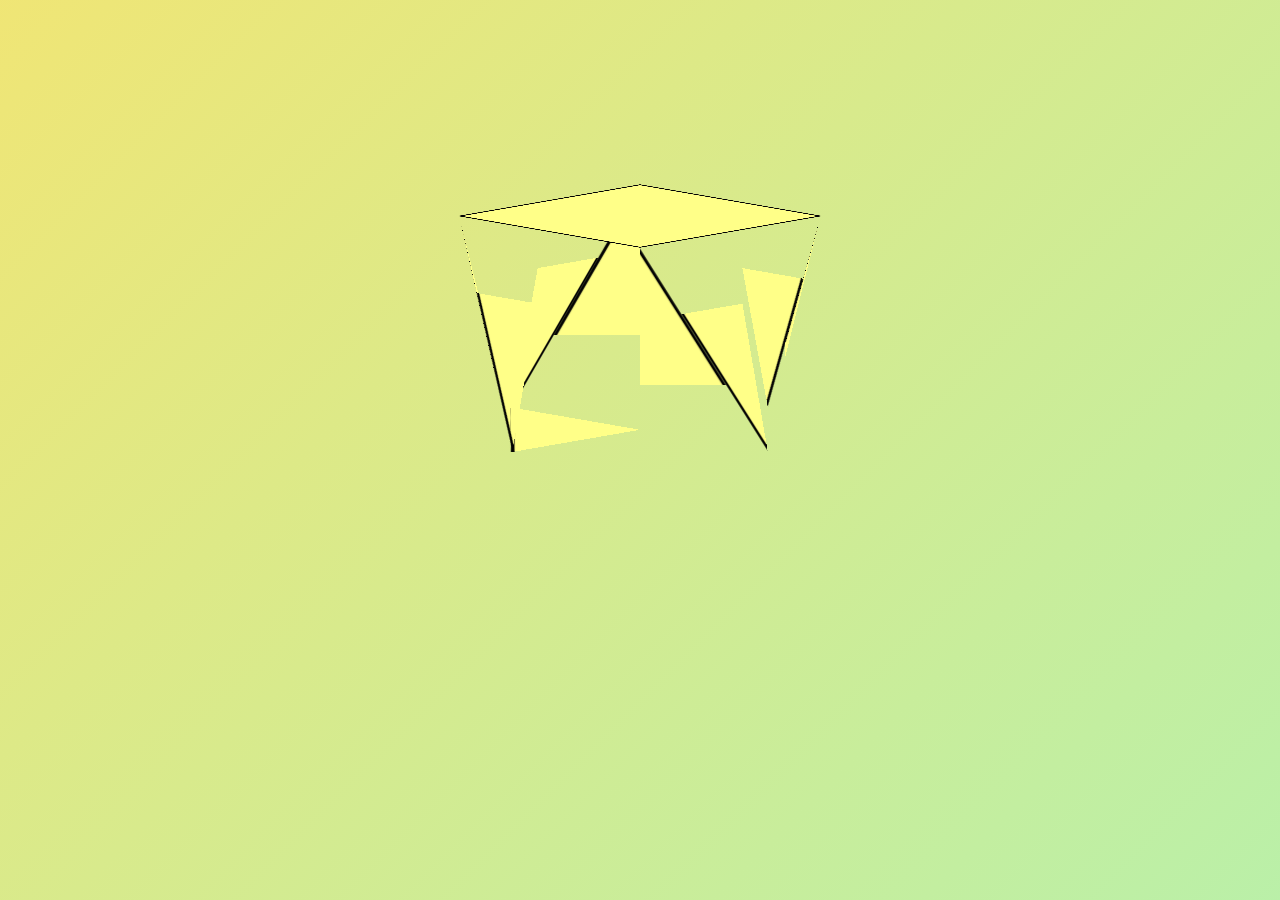
<file: antiprism.html>
<!DOCTYPE html>
<title>Geometric</title>
<meta charset=utf-8>
<meta name=viewport content="width=device-width, initial-scale=1.0">
<script src='common.js'></script>
<link rel=stylesheet href='common.css'>

<figure>
    <div>
        <svg><polygon/></svg>
    </div>
    <div>
        <svg><polygon/></svg>
    </div>
</figure>
<style>
figure,div,svg {
    --diameter:20em;--stroke:0.02;
    width:var(--diameter);height:var(--diameter);
    transform-style:preserve-3d;
}
figure {
    position:relative;
    transform:rotateX(80deg);
    animation:rotating 10s linear infinite;
    text-align:left;
}
@keyframes rotating {
    to {transform:rotateX(80deg) rotateZ(360deg);}
}
div {
    position:absolute;
}
div:last-child {
    transform:translateZ(calc(var(--extend)*var(--diameter)/-2)) rotate(var(--r)) rotateY(180deg);
}
svg {
    overflow:visible;
    position:absolute;
    fill:rgb(255, 255, 136);
    --stroke-percent:calc(100%*var(--stroke));
    stroke-width:var(--stroke);stroke:black;
}
[class='3-gon'] {
    width:calc(var(--diameter)*var(--ratio));
    height:calc(var(--diameter)*var(--ratio));
    left:calc((var(--l)/2 + .5)*100% - var(--diameter)*var(--ratio)/4);
    top:calc((var(--t)/2 + .5)*100% - var(--diameter)*var(--ratio)/2);
    transform-origin:25% 50%;
    transform:rotate(var(--r)) rotateY(var(--slant));
}
</style>
<script rel='figure'>
class Gon {
    constructor(n) {
        this.n=n;
        this.stroke=parseFloat(getComputedStyle(document.querySelector(document.currentScript.getAttribute('rel'))).getPropertyValue('--stroke'));
    }
    static points(n) {
        let points='';
        for (let i=0;i<=n-1;i++)
            points+=Math.cos(2*Math.PI/n*i)+','+Math.sin(2*Math.PI/n*i)+' ';
        document.querySelectorAll(`[class="${n}-gon"] polygon`).forEach(gon=>{
            gon.setAttribute('points',points);
            gon.setAttribute('style','--c:'+Math.random()*360); 
        });
    }
    halfAngle()  {return (this.n-2)/this.n/2*Math.PI;}
    get normal() {return Math.sin(this.halfAngle())+this.stroke/2;}
    get side()   {return this.normal/Math.tan(this.halfAngle())*2;}
    get strokedRadius() {return this.normal/Math.sin(this.halfAngle());}
    get height() {return this.strokedRadius*(1+Math.cos(2*Math.PI/this.n/2));}
}
class Antiprism {
    constructor(n) {
        let svg=document.querySelector('svg');
        document.querySelectorAll('svg:first-child').forEach(svg=>svg.setAttribute('class',n+'-gon'));
        document.querySelectorAll('div').forEach(div=>{
            for (let i=0;i<=n-1;i++) {
                let tri=svg.cloneNode(true);
                tri.setAttribute('class','3-gon');
                tri.setAttribute('style','\
                --l:'+(Math.cos(2*Math.PI/n*i)+Math.cos(2*Math.PI/n*(i+1)))/2+';\
                --t:'+(Math.sin(2*Math.PI/n*i)+Math.sin(2*Math.PI/n*(i+1)))/2+';\
                --r:'+(2*Math.PI/n*i+Math.PI/n)+'rad');
                div.appendChild(tri);
            }
        });
        document.querySelector('div:last-child').setAttribute('style','--r:'+(n%2==0? 2*Math.PI/n/2:0)+'rad');
        Gon.points(n);Gon.points(3);
    }
}
n=4;
let anti=new Antiprism(n);
document.querySelectorAll('svg').forEach(svg=>svg.setAttribute('viewBox','-1,-1 2,2'));

let gon=new Gon(n);let tri=new Gon(3);
document.querySelector('figure').setAttribute('style','--ratio:'+gon.side/tri.side+';\
--slant:'+Math.acos((gon.strokedRadius-gon.normal)/(tri.height*gon.side/tri.side))+'rad;\
--extend:'+Math.sqrt(Math.pow(tri.height*gon.side/tri.side,2)-Math.pow(gon.strokedRadius-gon.normal,2)));
</script>
</file>
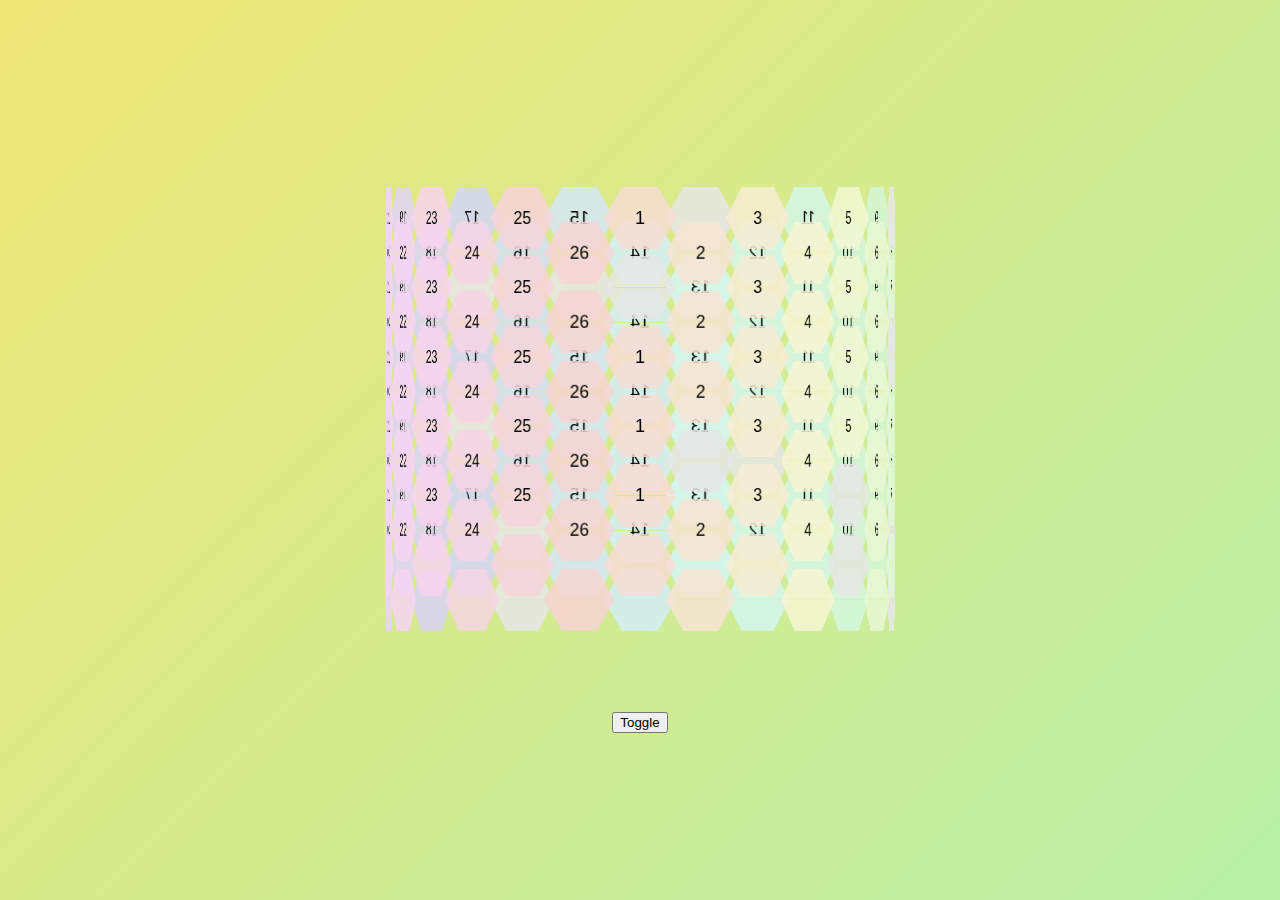
<file: capillary.html>
<!DOCTYPE html>
<title>Capillary</title>
<meta charset=utf-8>
<meta name=viewport content="width=device-width, initial-scale=1.0">
<script src='common.js'></script>
<link rel=stylesheet href='common.css'>
<style>
table {
    margin:10em auto 6em auto;
    --width:4em;width:var(--width);
    --interval:0.4em;border-spacing:0 var(--interval);
    perspective:150em;
    perspective-origin:50% 150%;-webkit-perspective-origin:50% 150%;
    user-select:none;-webkit-user-select:none;
    cursor:move;
}
tbody {
    --spin:calc(360deg/var(--count)*(1 - var(--checked))); 
    transform:rotateY(var(--spin));transform-style:preserve-3d;
    transition:1s;
    --extend:calc(var(--count)*var(--width)/2/3.1415*1.1);
}
tr {
    position:relative;
    --height:calc(var(--width)/2);height:var(--height);
}
td {
    width:var(--width);height:var(--height);
    position:absolute;
    --position:calc(360deg/var(--count)*(var(--index) - 1));
    transform:rotateY(var(--position)) translateZ(var(--extend));
    transform-style: preserve-3d;
    line-height:var(--height);text-align:center;
    padding:0;
    --color:hsla(calc(360/var(--count)*var(--index)),70%,90%,0.85);
    background:var(--color);
    transition:0.5s;
    z-index:-1;
}
td:empty {
    --color:hsla(0,0%,90%,0.85);
}
td.front,td.side {
    z-index:1;
}
table:not(.hexagon) tr:last-child td::after {
    content:'';
    position:absolute;top:calc(100% + var(--interval));left:0;
    width:0;height:0;
    border-style:solid;
    border-color:var(--color) transparent transparent transparent;
    border-width:var(--extend) calc(var(--width)/2) 0 calc(var(--width)/2);
    transform-origin: 100% 0;transform:rotateX(-70deg);
}
table:not(.hexagon) tr:first-child td::before {
    content:'';
    position:absolute;bottom:calc(100% + var(--interval));left:0;
    width:0;height:0;
    border-style:solid;
    border-color:transparent transparent var(--color) transparent;
    border-width:0 calc(var(--width)/2) var(--extend) calc(var(--width)/2);
    transform-origin: 0 100%;transform:rotateX(70deg);
}
table:not(.hexagon) tbody::before,table:not(.hexagon) tbody::after {
    content:'';
    width:0.5em;height:200%;
    position:absolute;background:linear-gradient(to bottom,hsla(129,80%,80%,0.5),hsla(298,80%,80%,0.5));
    top:50%;left:50%;transform:translate(-50%,-50%) rotateY(90deg);
    border-radius:9em;
    filter:blur(0.05em);
}
.hexagon tr {
    --height:calc(var(--width)/2*1.732);height:var(--height);
}
.hexagon td {
    --extend:calc(var(--count)*var(--width)/2/3.1415*0.85);
    background:none;
}
.hexagon td:nth-child(even) {
    transform:rotateY(var(--position)) translateY(calc(50% + var(--interval)/2)) translateZ(var(--extend));
}
.hexagon td::before,.hexagon td::after {
    content:'';
    position:absolute;left:0;z-index:-2;
    width:var(--width);height:0;
    border-style:solid;
    transition:0.5s;
    --b-width:calc(var(--width)/4);--b-height:calc(var(--height)/2);
}
.hexagon tr:last-child td {
    color:transparent;
}
.hexagon tr:last-child td:nth-child(even) {
    background:transparent !important;
}
.hexagon td::before {
    border-color:transparent transparent var(--color) transparent;
    border-width:0 var(--b-width) var(--b-height) var(--b-width);
    top:0;
}
.hexagon td::after {
    border-color:var(--color) transparent transparent transparent;
    border-width:var(--b-height) var(--b-width) 0 var(--b-width);
    bottom:0;
}
</style>
<table class='hexagon'><tbody></tbody></table>
<button onclick='Q("table").classList.toggle("hexagon")'>Toggle</button>
<script>
const data=[
    [1,2,3,4,5,6,null,8,9,10,11,12,null,14,15,16,17,18,19,20,21,22,23,24,25,26],
    [null,2,3,4,5,6,7,null,9,10,11,12,13,14,null,16,null,18,19,20,21,22,23,24,25,26],
    [1,2,3,4,5,6,null,8,9,10,11,12,13,14,15,16,17,18,19,20,21,22,23,24,25,26],
    [1,null,3,4,5,6,7,8,9,10,11,null,13,14,15,16,null,18,19,20,21,22,23,24,25,26],
    [1,2,3,4,null,6,7,null,9,10,11,12,13,14,15,null,17,18,19,20,21,22,23,24,25,26],
];
const table=document.getElementsByTagName('tbody')[0];
let count;
data.forEach(row => {
    let tr=document.createElement('tr');
    count=0;
    row.forEach(cell => {
        count++;
        let td=document.createElement('td');
        td.innerText=cell;
        td.style.setProperty('--index',count);
        tr.appendChild(td);
    });
    table.appendChild(tr);
});
table.appendChild(table.querySelector('tr:last-child').cloneNode(true));
table.style.setProperty('--count',count);
table.style.setProperty('--checked',1);

const spin = n => {
    table.querySelectorAll('td').forEach(td=>td.removeAttribute('class'));
    let checked=parseInt(getComputedStyle(table).getPropertyValue('--checked'))+n;
    table.style.setProperty('--checked',checked);
    let quarter=parseInt((count-1)/4);
    for (let i=-quarter;i<=quarter;i++)
        table.querySelectorAll(`td:nth-child(${(checked+99*count-1+i)%count+1})`).forEach(td=>td.classList.add(Math.abs(i)==quarter? 'side':'front'));
}
spin(0);
let press=null;
table.ontouchstart = table.onmousedown = ev => press = event.clientX || event.touches[0].clientX;
table.ontouchmove = table.onmousemove = ev => {
    if (press == null) return;
    current = event.clientX || event.touches[0].clientX;
    let move = -parseInt((current-press)/50);
    if (Math.abs(move) >= 1) {
        spin(move);
        press = current;
    }
};
document.ontouchend = document.onmouseup = () => press = null;
</script>
</file>
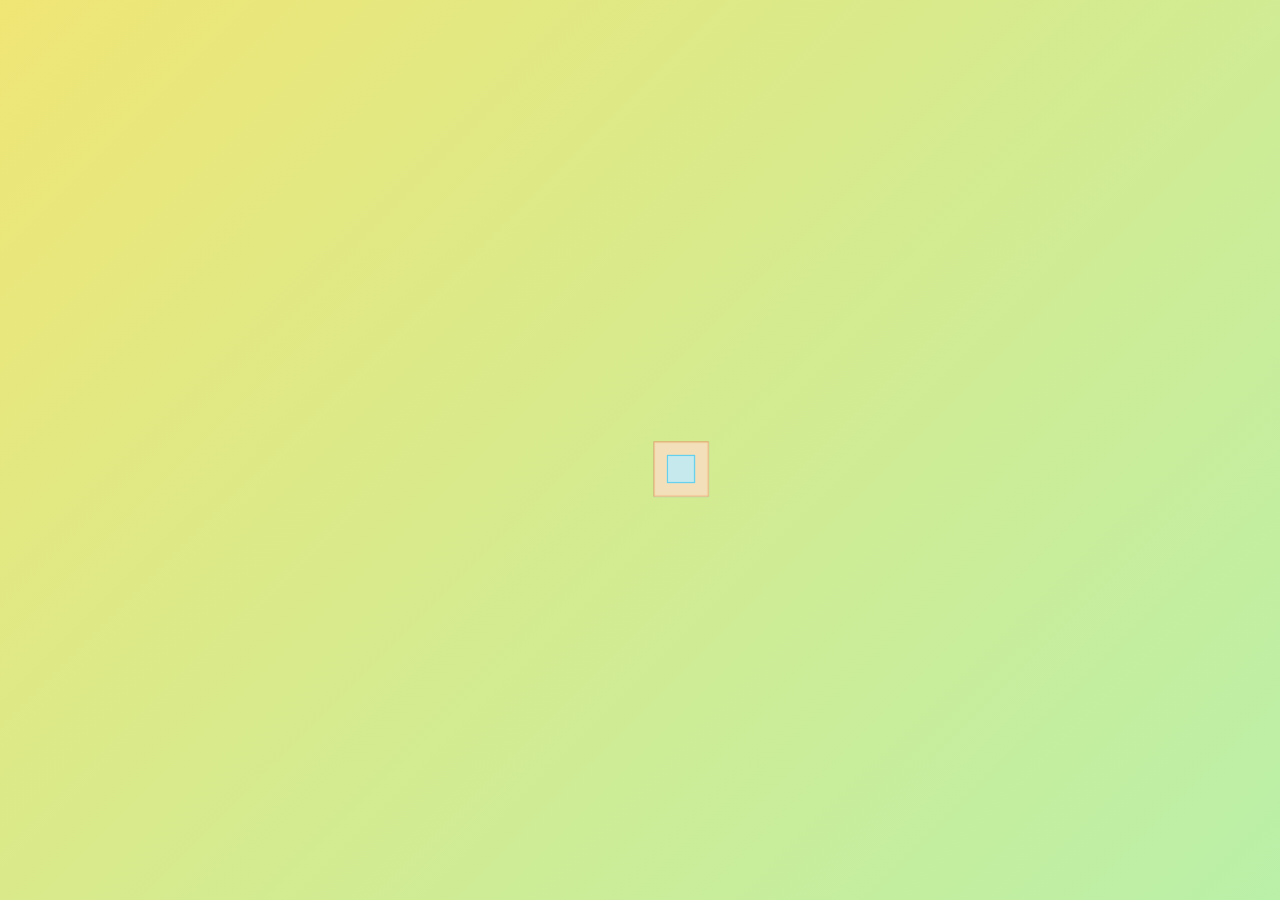
<file: cube.html>
<!DOCTYPE html>
<title>Cubes</title>
<meta charset=utf-8>
<meta name=viewport content="width=device-width, initial-scale=1.0">
<script src='common.js'></script>
<link rel=stylesheet href='common.css'>
<style>
@keyframes turning {
    from {transform: rotate3d(var(--rx0),var(--ry0),var(--rz0),var(--ra0)) translate3d(var(--tx0),var(--ty0),var(--tz0));}
    to {transform: rotate3d(var(--rx1),var(--ry1),var(--rz1),var(--ra1)) translate3d(var(--tx1),var(--ty1),var(--tz1));} 
}
figure {
    position: absolute; left: 50%; top: 50%;
    transform: translate(-50%,-50%);
    perspective: 2500px; z-index: -99;
    width: var(--side); height: var(--side);
    transform-style: preserve-3d;
    animation: turning var(--time) linear infinite alternate;
}
figure div {
    position: absolute;
    font-size: var(--side);
    width:1em; height:1em;
    background: hsla(var(--h),var(--s),var(--l),var(--a));
    border: 0.02em solid hsl(var(--h),var(--s),calc(var(--l) - 20%));
    transform: rotateX(var(--position)) translateZ(0.5em);
}
div.left,div.right {
    transform: rotateY(var(--position)) translateZ(0.5em); }
div.front {
    --position: 0deg; }
div.back {
    --position: 180deg; }
div.top,div.right {
    --position: 90deg; }
div.bottom,div.left {
    --position: -90deg; }
</style>
<h1></h1>
<script>
customElements.define('flying-cube', class extends HTMLElement {
    constructor() {
        super();
        this.shadow = this.attachShadow( {mode: 'open'} );
        const cube = document.createElement('figure');
        cube.innerHTML = ['front', 'back', 'right', 'left', 'top', 'bottom'].map(f => `<div class=${f}></div>`).join('');
        const size = parseInt(parameter.size) || 100;
        const speed = (parseInt(parameter.speed) || 100) / 100;
        [
            ['--side', (Math.random()*200+size)/100 + 'em'],
            ['--h', Math.random()*360],
            ['--s', Math.random()*40+60 + '%'],
            ['--l', Math.random()*40+60 + '%'],
            ['--a', Math.random()*0.5+0.5],
            ['--time', (Math.random()*20+20)/speed + 's'],
            ['--rx0', this.rand(1)], ['--ry0', this.rand(1)], ['--rz0', this.rand(1)], ['--ra0', this.rand(2000) + 'turn'],
            ['--tx0', this.rand(40) + 'vw'], ['--ty0', this.rand(40) + 'vh'], ['--tz0', this.rand(40) + 'vmin'], 
            ['--rx1', this.rand(1)], ['--ry1', this.rand(1)], ['--rz1', this.rand(1)], ['--ra1', this.rand(2000) + 'turn'],
            ['--tx1', this.rand(40) + 'vw'], ['--ty1', this.rand(40) + 'vh'], ['--tz1', this.rand(40) + 'vmin']
        ].forEach( ([p,v]) => cube.style.setProperty(p,v) );
        this.shadow.innerHTML = cube.outerHTML + Q('style').outerHTML;
    }
    rand(r) {
        return (Math.random()*2-1)*r;
    }
});
for (let i = 1; i <= (parseInt(parameter.amount) || 20); i++)
    document.body.appendChild(document.createElement('flying-cube'));
</script>
</file>
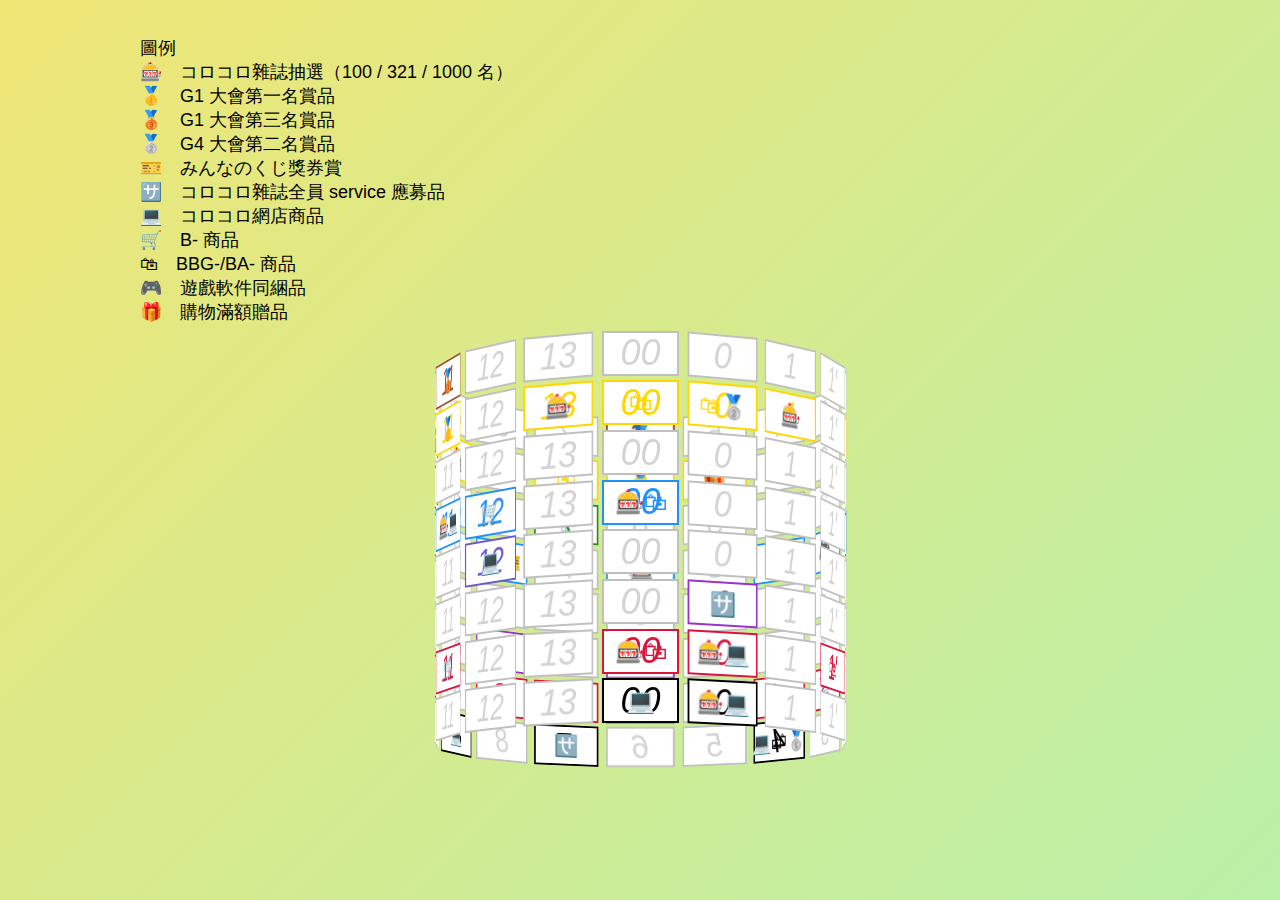
<file: disk.html>
<!DOCTYPE html>
<title>Painted disks</title>
<meta name="format-detection" content="telephone=no">
<meta charset=utf-8>
<meta name=viewport content="width=device-width, initial-scale=1.0">
<link rel=stylesheet href='common.css'>
<script src='common.js'></script>
<style>
table {
    perspective:200em;
    margin:auto;
    --width:4.5rem;width:var(--width);
    --height:2.5rem;height:calc(var(--height)*12);
    --extend:calc(var(--width)*var(--rows)/2/3);
    perspective-origin:50% 150%;
    -webkit-perspective-origin:50% 150%;
    cursor:grab;
}
tbody {
    --spin:calc(360deg/var(--rows)*(var(--checked) - 1)); 
    transform:translateZ(calc(-1*var(--extend))) rotateY(calc(-1*var(--spin)));
    transform-style:preserve-3d;
    position:relative;
    will-change:transform;transition:1s;
}
tr {
    --position:calc(360deg/var(--rows)*(var(--index) - 1));
    transform:rotateY(var(--position)) translateZ(var(--extend));
    position:absolute;
    width:100%;
    will-change:transform;transition:1s;
    user-select:none;-webkit-user-select:none;
}
td {
    display:flex;justify-content:center;align-items:center;
    height:var(--height);
    margin:0.2em 0;
    border:0.1em solid var(--c);
    color:var(--c);
    background:white;
    position:relative;
    z-index:0;
    font-size:1.3em;white-space:nowrap;
}
td:empty {
    border-color:silver;
    color:lightgray;
}
td.got {
    background:var(--c);
    color:white;
}
td:nth-child(1) {--c:sienna;}
td:nth-child(2) {--c:gold;}
td:nth-child(3) {--c:forestgreen;}
td:nth-child(4) {--c:dodgerblue;}
td:nth-child(5) {--c:slateblue;}
td:nth-child(6) {--c:darkorchid;}
td:nth-child(7) {--c:crimson;}
td:nth-child(8) {--c:black;}

td::before {
    content:attr(title);
    position:absolute;left:50%;top:50%;transform:translate(-50%,-50%);
    font-size:2rem;font-style:italic;
    z-index:-1;
}
dl::before {
    content:'圖例\A';
    white-space:pre;
}
dd,dt {
    display:inline;
}
dd {
    margin-left:1em;
}
</style>

<main>
    <article>
        <dl>
            <dt>🎰<dd>コロコロ雜誌抽選（100 / 321 / 1000 名）<br>
            <dt>🥇<dd>G1 大會第一名賞品<br>
            <dt>🥉<dd>G1 大會第三名賞品<br>
            <dt>🥈<dd>G4 大會第二名賞品<br>
            <dt>🎫<dd>みんなのくじ獎券賞<br>
            <dt>🈂️<dd>コロコロ雜誌全員 service 應募品<br>
            <dt>💻<dd>コロコロ網店商品<br>
            <dt>🛒<dd>B- 商品<br>
            <dt>🛍<dd>BBG-/BA- 商品<br>
            <dt>🎮<dd>遊戲軟件同綑品<br>
            <dt>🎁<dd>購物滿額贈品<br>
        </dl>
    </article>
    <table>
        <tbody style="--checked:1"></tbody>
    </table>
</main>
<script>
const disks = ['00','0','1','1′','2','3','4','5','6','7','8','8′','10','11','12','13'];
     /*Br   Go/Y    G    B       PB   P     R      Bl*/
[   [0   ,'🛍'   ,0   ,'🎰🛍' ,0   ,0    ,'🎰🛍','💻'    ], /*00*/
    [0   ,'🛍🥈' ,0   ,0      ,0   ,'🈂️','🎰💻','🎰💻'  ], /*0*/
    [0   ,'🎰'   ,0   ,0      ,0   ,0    ,0     ,0       ], /*1*/
    [0   ,0      ,0   ,0      ,0   ,0    ,'🛍'  ,0       ], /*1'*/
    [0   ,'🥈'   ,0   ,'💻'   ,0   ,0    ,0     ,0       ], /*2*/
    [0   ,0      ,0   ,'🎮'   ,0   ,0    ,'🛒'  ,0       ], /*3*/
    [0   ,0      ,0   ,'💻'   ,0   ,0    ,'🛒'  ,'🥈🛍💻'], /*4*/
    [0   ,'🎁'   ,0   ,0      ,0   ,0    ,0     ,0       ], /*5*/
    ['🥉','🥇'   ,0   ,'🎰'   ,0   ,'💻' ,'🎰'  ,0       ], /*6*/
    [0   ,'🛍'   ,'🛒',0      ,0   ,0    ,'🎰🎁','🈂️'   ], /*7*/
    [0   ,0      ,0   ,'🎫🈂️',0   ,'🎰' ,'🎫'  ,0       ], /*8*/
    [0   ,'🎰'   ,0   ,0      ,0   ,0    ,0     ,'💻'    ], /*8'*/
    [0   ,'🎰🈂️','🛍','🎰'   ,0   ,0    ,'🈂️' ,0       ], /*10*/
    ['🥉','🥇'   ,0   ,'🎰💻' ,0   ,0    ,'🛒'  ,0       ], /*11*/
    [0   ,0      ,0   ,'🛒'   ,'💻',0    ,0     ,0       ], /*12*/
    [0   ,'🎰'   ,0   ,0      ,0   ,0    ,0     ,0       ]  /*13*/
].forEach((tr, i) => Q('tbody').insertAdjacentHTML('beforeend', `<tr>${tr.map(td => `<td title=${disks[i]}>${td || ''}</td>`).join('')}</tr>`));

Q('tr', (tr, i) => tr.style.setProperty('--index', i+1));
const table = Q('table');
const rows = table.querySelectorAll('tr').length;
table.style.setProperty('--rows', rows);

let got = JSON.parse(cookie.got || null) || [];
got.forEach(coor => {
    const [r, d] = coor.split(',').map(n => parseInt(n));
    Q(`tr:nth-child(${r+1}) td:nth-child(${d+1})`).classList.add('got');
});
Q('td', td => td.onclick = () => {
    if (!td.innerText) return;
    const coor = [...td.parentElement.parentElement.children].indexOf(td.parentElement) + ',' + [...td.parentElement.children].indexOf(td);
    got = td.classList.contains('got')? got.filter(c => c != coor) : [...got, coor];
    td.classList.toggle('got');
    document.cookie = `got=${JSON.stringify(got)};path=/;max-age=888888`;
});

const spin = n => {
    const cylinder = Q('tbody');
    Q('tr', tr => tr.removeAttribute('class'));
    const k = parseInt(getComputedStyle(cylinder).getPropertyValue('--checked')) + n;
    cylinder.style.setProperty('--checked', k);
};
spin(0);

let [start, end] = [0, 0];

table.onmousedown = table.ontouchstart = () => start = event.clientX || event.touches[0].clientX;
document.onmouseup = document.ontouchend = () => start = 0   ;
table.onmousemove = table.ontouchmove = () => {
    if (!start) return;
    end = event.clientX || event.touches[0].clientX;
    const diff = - parseInt((end - start) / 50);
    if (Math.abs(diff) >= 1) {
        spin(diff);
        start = end;
    }
};
</script>
</file>
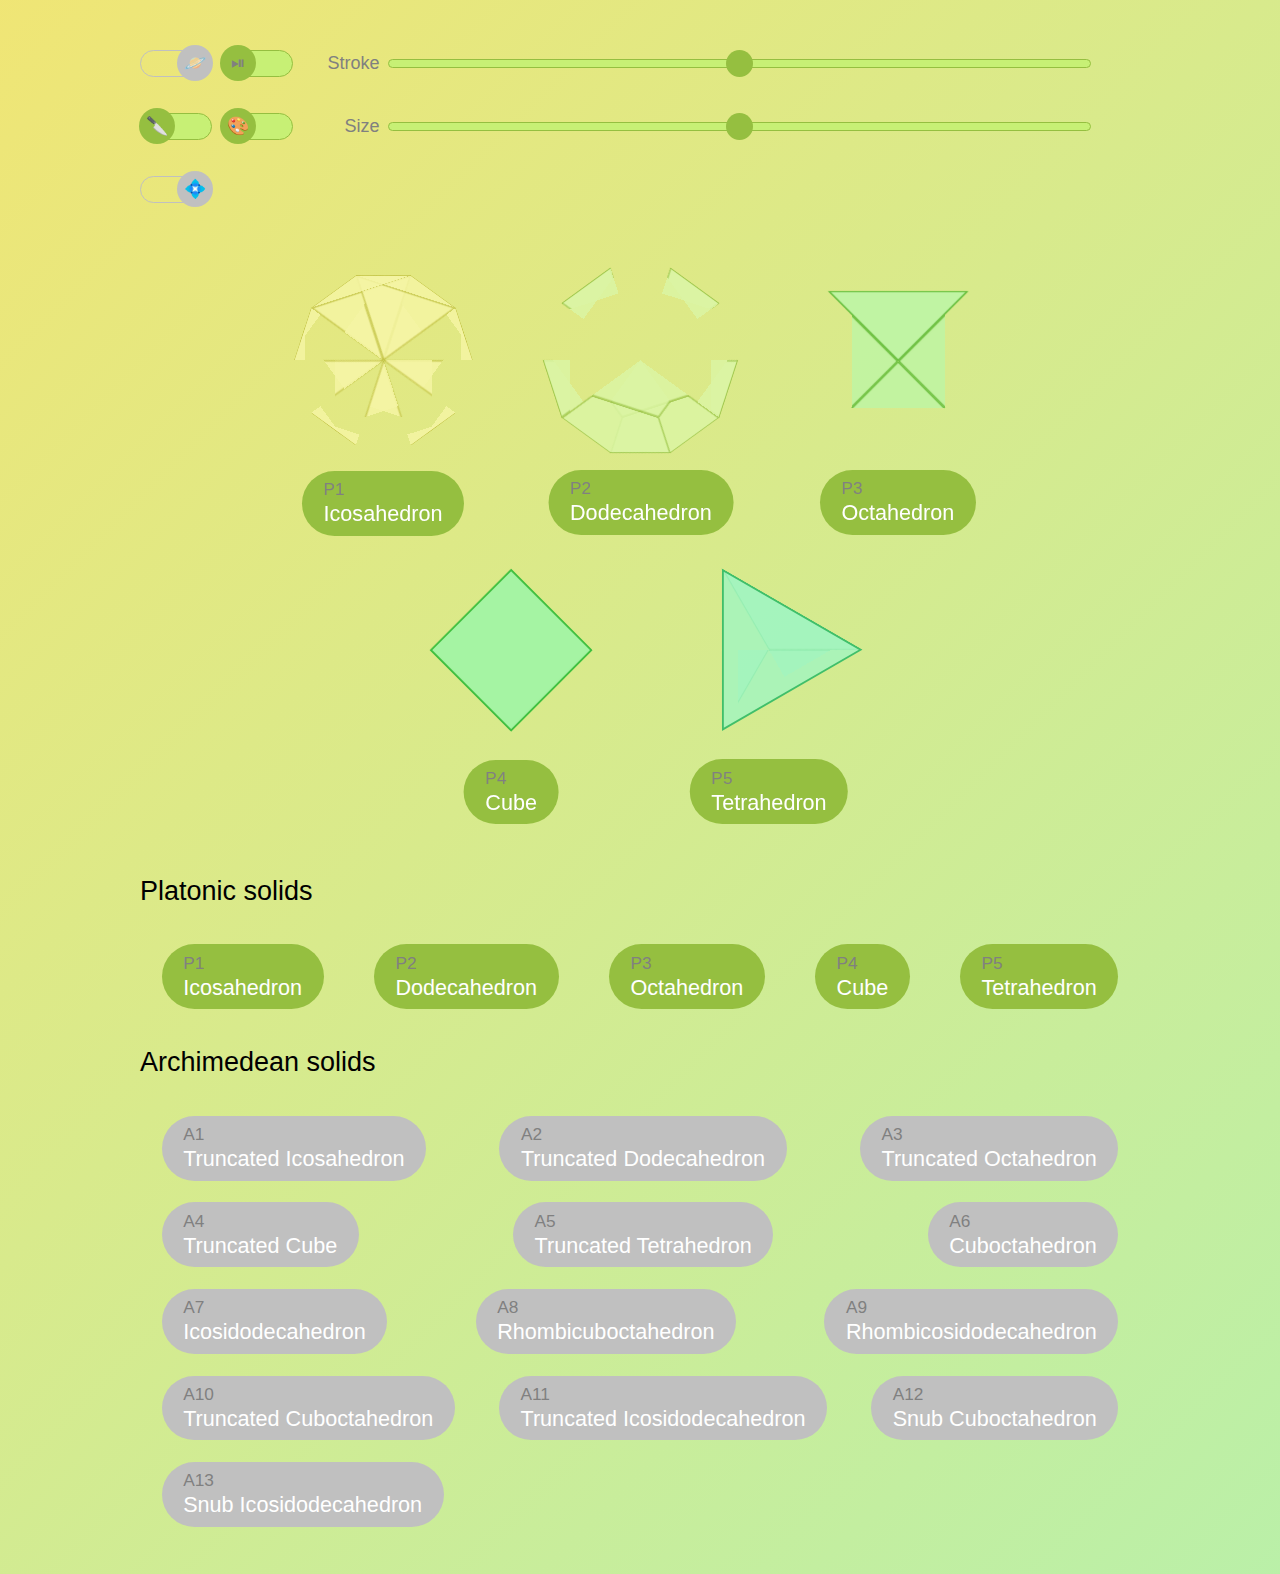
<file: platonic.html>
<!DOCTYPE html>
<title>Platonic</title>
<meta charset=utf-8>
<meta name=viewport content="width=device-width, initial-scale=1.0">
<script src='common.js'></script>
<link rel=stylesheet href='common.css'>
<script src='platonic.js'></script>
<style>
form {
    display:grid;grid-template:3em 3em 3em/ 4rem 4rem 1fr;gap:.5em;
}
form>* {
    align-self:center;
}
form label:not([value]) {
    color:grey;
}
#ring:checked~* hedron-p::before,#ring:checked~* hedron-p::after,#ring:checked~* hedron-p {
    border:.1em solid var(--theme);border-radius:99em;
    content:'';
}
#spin:not(:checked)~* hedron-p::before,#spin:not(:checked)~* hedron-p::after,#spin:not(:checked)~* hedron-p {
    animation-play-state:paused;
}
form label[for^=S] {
    display:block;
    width:100%;
    text-align:right;
}
input[type=range] {
    width:calc(100% - 7.5rem);
    margin:0 .5rem;
}
label[for=Stroke] {
    grid-area:1/3/2/4;
}
label[for=Size] {
    grid-area:2/3/3/4;
}
label[for^=S]::before {
    content:attr(for);
}
label[for^=S]::after {
    display:inline-block;width:2.2em;
    text-align:left;
    content:attr(value);
}
label[for^=S]::before,input[type=range],label[for^=S]::after {
    vertical-align:middle;
}
figure {
    margin:2rem 1rem;
    display:inline-flex;
    transform:rotateY(calc(1deg*var(--ry))) rotateZ(calc(1deg*var(--rx))) ;
    line-height:0;
    vertical-align:middle;
    border:.5em solid transparent;
    position:relative;
}
figure[checked] {
    border-color:var(--theme);
}
figure,hedron-p {
    transition:.5s;
}
figure.merge,#merge:checked~* figure:not(.merge) {
    display:none;
}
#merge:checked~* figure.merge {
    display:inline-flex;
}
hedron-p {
    animation:spin 30s infinite linear;
    transform-style:preserve-3d;
}
@keyframes spin {
    to {transform:rotateX(360deg) rotateY(720deg) rotateZ(1080deg);}
}
hedron-p::before,hedron-p::after {
    content:'';
    position:absolute;left:0;top:0;
    width:100%;height:100%;
}
hedron-p::before {
    animation:before-spin 10s linear infinite alternate;
}
hedron-p::after {
    animation:after-spin 10s linear infinite alternate;
}
@keyframes before-spin {
    to {transform:rotate3d(var(--x),var(--y),var(--z),calc(1deg*var(--a)));}
}
@keyframes after-spin {
    to {transform:rotate3d(var(--x),var(--y),var(--z),calc(-1deg*var(--a)));}
}
.toggle.single,label[for=merge] {
    display:none;
}
#none:checked~* label[for=semi],
#semi:checked~* label[for=full],
#full:checked~* label[for=none],
#full:checked~* label[for=merge],
#cantellate:checked~* label[for=merge] {
    display:inline-flex;
}

article {
    margin-top:3em;
}
nav {
    display:flex;flex-wrap:wrap;justify-content:space-between
}
h2 {
    font-size:1.5em;
    margin:1em 0;
}
h3 {
    font-size:1.2em;color:white;
    margin:.5em 1em;padding:.2em 1em .4em 1em;
    background:silver;border-radius:9em;
    position:relative;
    text-align:left;
}
figure h3 {
    position:absolute;top:105%;left:50%;transform:translate(-50%,0);
    line-height:initial;
    margin:0;
}
figure h3,h3.got {
    cursor:pointer;
    background:var(--theme);
}
h3::before {
    content:attr(data-no) '\A';
    white-space:pre;
    font-size:.8em;color:grey;
}
</style>

<input type=checkbox id=ring>
<input type=checkbox id=spin checked>
<input type=checkbox id=merge>
<input type=radio name=truncate id=none checked>
<input type=radio name=truncate id=semi>
<input type=radio name=truncate id=full>
<input type=checkbox id=cantellate>

<form>
    <label for=ring class=toggle data-icon=🪐 title='Circumsphere rings'></label>
    <label for=spin class=toggle data-icon=⏯ title='Spin animation'></label>
    <label for=none class='toggle single' data-icon=🔪 style='justify-content:flex-end'></label>
    <label for=semi class='toggle single' data-icon=🔪></label>
    <label for=full class='toggle single' data-icon=🔪 style='justify-content:center'></label>
    <label class=toggle data-icon=🎨 title='Color' onclick="Q('hedron-p',solid=>solid.setAttribute('color',''))"></label>
    <label for=cantellate class=toggle data-icon=💠 title='Cantellate' onclick="Polyhedra.cantellate()"></label>
    <label for=merge class=toggle data-icon=↔️ title='Merge' onclick="Polyhedra.merge(20,12);Polyhedra.merge(8,6)"></label>
    <label for=Stroke><input type=range min=0 max=.5 step=.01 id=Stroke></label>
    <label for=Size><input type=range min=0 max=5 step=.01 id=Size></label>
</form>
<section>
    <figure><hedron-p color='60' stroke='0.02' diameter='6.6' face='20'></hedron-p><h3></h3></figure>
    <figure><hedron-p color='80' stroke='0.02' diameter='6.6' face='12'></hedron-p><h3></h3></figure>
    <figure class=merge><h3></h3></figure>
    <figure><hedron-p color='100' stroke='0.02' diameter='8.8' face='8'></hedron-p><h3></h3></figure>
    <figure><hedron-p color='120' stroke='0.02' diameter='8.9' face='6'></hedron-p><h3></h3></figure>
    <figure class=merge><h3></h3></figure>
    <figure><hedron-p color='140' stroke='0.02' diameter='10.2' face='4'></hedron-p><h3></h3></figure>
</section>
<article>
    <h2>Platonic solids</h2>
    <nav>
        <h3 class=got data-no=P1>Icosahedron</h3>
        <h3 class=got data-no=P2>Dodecahedron</h3>
        <h3 class=got data-no=P3>Octahedron</h3>
        <h3 class=got data-no=P4>Cube</h3>
        <h3 class=got data-no=P5>Tetrahedron</h3>
    </nav>
    <h2>Archimedean solids</h2>
    <nav>
        <h3 data-no=A1>Truncated Icosahedron</h3>
        <h3 data-no=A2>Truncated Dodecahedron</h3>
        <h3 data-no=A3>Truncated Octahedron</h3>
        <h3 data-no=A4>Truncated Cube</h3>
        <h3 data-no=A5>Truncated Tetrahedron</h3>
        <h3 data-no=A6>Cuboctahedron</h3>
        <h3 data-no=A7>Icosidodecahedron</h3>
        <h3 data-no=A8>Rhombicuboctahedron</h3>
        <h3 data-no=A9>Rhombicosidodecahedron</h3>
        <h3 data-no=A10>Truncated Cuboctahedron</h3>
        <h3 data-no=A11>Truncated Icosidodecahedron</h3>
        <h3 data-no=A12>Snub Cuboctahedron</h3>
        <h3 data-no=A13>Snub Icosidodecahedron</h3>
    </nav>
</article>

<script>
['--x','--y','--z','--a'].forEach( p => Q('section').style.setProperty(p, Math.random()*360+360) );
['--rx','--ry'].forEach( p => Q('section').style.setProperty(p, 0) );

const setRange = hedron => {
    Q('input[type=range]', input => {
        let value = input.id == 'Stroke'? hedron.getAttribute(input.id) : hedron.style.fontSize.replace('em','') || 1;
        input.value = value;
        Q(`label[for=${input.id}]`).setAttribute('value', value);
    });
};

const showWidth = id =>
    Q( id? `label[for='${id}']`:`menu label`, label => label.setAttribute('data-width',
        window.getComputedStyle( Q(`hedron-p[face='${label.getAttribute('for')}']`).shadow.querySelector('figure') ).width));
showWidth();

Q('section figure', figure => figure.onclick = ev => {
    Q('section figure', other => other != figure? other.removeAttribute('checked') : null);
    figure[figure.hasAttribute('checked')? 'removeAttribute':'setAttribute']('checked', '');
    setRange(figure.querySelector('hedron-p'));
});

Q('input[type=range]', input => input.onchange = ev => {
    if (input.id == 'Size')
        Q(`figure[checked] hedron-p`).style.fontSize = ev.target.value + 'em';
    else
        Q(`figure[checked] hedron-p`).setAttribute(input.id, ev.target.value);
    ev.target.parentNode.setAttribute('value', ev.target.value);
    showWidth(Q(`figure[checked] hedron-p`).getAttribute('face'));
});

const Polyhedra = {
    setName: (h3, no) => {
        h3.setAttribute('data-no', no);
        h3.innerText = Q(`nav h3[data-no=${no}]`).innerText;
    },
    truncate: level => {
        Q('figure:not(.merge) hedron-p', (hedron, i) => {
            let points;
            const h3 = hedron.nextElementSibling;
            if (level == 'none') {
                points = Gon.points(hedron.side);
                Polyhedra.setName(h3, `P${i+1}`);
            }
            if (level == 'semi') {
                points = Gon.points(hedron.side*2, new Gon(hedron.side).truncatedR, Math.PI/hedron.side/-2);
                Polyhedra.setName(h3, `A${i+1}`);
            }
            if (level == 'full') {
                const r = new Gon(hedron.side, hedron.stroke).normal;
                const strokeAdjusted = r - (new Gon(hedron.side, hedron.stroke, r).strokedR - r);
                points = Gon.points(hedron.side, strokeAdjusted, -Math.PI/hedron.side, true);
                hedron.figure.style.setProperty('--edge', new Gon(hedron.side, hedron.stroke, strokeAdjusted).side);
                Polyhedra.setName(h3, ['A7','A7','A6','A6','P3'][i]);
            }
            const animate = hedron.shadow.querySelector(`[id='${hedron.side}'] animate`);
            animate.setAttribute('from', animate.getAttribute('to') || animate.parentNode.getAttribute('points'));
            animate.setAttribute('to', points);
            animate.parentNode.setAttribute('points', points);
            animate.beginElement();
        });
    },
    cantellate: () => {
        Polyhedra.merge(20,12);Polyhedra.merge(8,6);
        Q('hedron-p', hedron => hedron.shadow.querySelectorAll('figure').forEach(figure => figure.classList.toggle('extend')));
        Q('figure.merge h3', (h3, i) => Polyhedra.setName(h3, ['A9','A8'][i]) );
    },
    snubify: () => {
        
    },
    merge: (transfer, receive) => {
        const slot = Q(`hedron-p[face="${receive}"]`).parentNode.nextElementSibling;
        if (slot.querySelector('hedron-p')) return;

        const clone = Q(`hedron-p[face="${receive}"]`).cloneNode(true);
        clone.removeAttribute('face');
        slot.insertAdjacentElement('afterbegin', clone);
        
        let [trS, reS] = [Q(`hedron-p[face="${transfer}"]`), Q(`hedron-p[face="${receive}"]`)].map(hedron => hedron.shadowRoot);
        let cloneS = clone.shadowRoot;
        cloneS.innerHTML += trS.querySelector('figure').outerHTML;
        
        const defs = cloneS.querySelector('defs');
        defs.innerHTML = '';
        [trS, reS].map(shadow => shadow.querySelector('polygon')).forEach(polygon => defs.appendChild(polygon.cloneNode(true)) );
    
        [trS, reS] = [trS, reS].map(shadow => shadow.querySelector('figure').style);
        const diameter = reS.getPropertyValue('--diameter').replace('em','');
        const scaled = reS.getPropertyValue('--edge') / trS.getPropertyValue('--edge');
        cloneS.querySelector('figure+figure').style.setProperty('--diameter', diameter * scaled + 'em');
        
        if (Q('#full:checked'))
            Q('figure.merge h3', (h3, i) => Polyhedra.setName(h3, ['A7','A6'][i]) );
    }
}

Q('figure:not(.merge) h3', (h3, i) => Polyhedra.setName(h3, `P${i+1}`) );
Q('input[name=truncate]', input => input.onchange = ev => Polyhedra.truncate(ev.target.id));

const inputs = new Inputs('input[type=checkbox]', false);
inputs.labels().setCSS('{border-color:silver; background:none; flex-direction:row-reverse;}');
inputs.labels('::after').setCSS('{background:silver}');

Q('nav h3', h3 => h3.onclick = ev => h3.classList.toggle('shown'));

//let [start, end] = [null, null];
//Q('figure', figure => {
//    figure.onmousedown = figure.ontouchstart = () => 
//        start = [event.clientX || event.touches[0].clientX, event.clientY || event.touches[0].clientY];
//    figure.onmousemove = figure.ontouchmove = () => {
//        if (!start) return;
//        end = [event.clientX || event.touches[0].clientX, event.clientY || event.touches[0].clientY];
//        const diff = [end[0] - start[0], end[1] - start[1]].map(c => -parseInt(c/50));
//        if (Math.abs(diff[0]) >= 1) {
//            figure.style.setProperty('--ry', parseInt(figure.style.getPropertyValue('--ry')) - diff[0]*30);
//            start[0] = end[0];
//        }
//        if (Math.abs(diff[1]) >= 1) {
//            figure.style.setProperty('--rx', parseInt(figure.style.getPropertyValue('--rx')) + diff[1]*30);
//            start[1] = end[1];
//        }
//    };
//});
//document.onmouseup = document.ontouchend = () => start = null;
</script>
</file>
<file: common.css>
*,*::before,*::after {
  box-sizing:border-box;
}
h1,h2,h3,h4,h5,h6 {
  all:unset;
  display:inline-block;
}
:root {
  font-size:3vw;
  font-family:sans-serif;
  background:linear-gradient(135deg,hsl(55,80%,70%),hsl(105,70%,80%));
  --theme:hsl(80,50%,50%);
  --theme-bg:hsl(80,80%,70%);
  min-height:100%;
}
body {
  margin:2em .5em;
  text-align:center;
}
@media (min-width:600px) {
  :root {font-size:18px;}
  body {margin:2em 3vw;}
}
body>*:not(script) {
  max-width:1000px;
  margin-left:auto;margin-right:auto;
}
article {
  text-align:left;
}
menu,ul,ol,dl,dt,dd {
  margin:0;padding:0;
}
li {
  list-style:none;
}
input[type=radio],input[type=checkbox] {
  display:none;
}
label {
  display:inline-block;
  cursor:pointer;
}
.toggle {
  display:inline-flex;justify-content:space-between;align-items:center;
  border:.1rem solid var(--theme);border-radius:3em;
  background:var(--theme-bg);
  width:4rem;height:1.5rem;
}
.toggle::after {
  margin:0 -.1em;
  content:attr(data-icon); 
  width:2rem;height:2rem;line-height:2rem;
  border-radius:9em;
  background:var(--theme);    
}
input[type='range'] {
    -webkit-appearance:none;
    height:.5rem;
    background:var(--theme-bg);
    border:.05rem solid var(--theme);border-radius:5em;
}
input[type='range']::-webkit-slider-thumb {
    -webkit-appearance:none;
    width:1.5rem;height:1.5rem;
    border-radius:5em;
    background:var(--theme);
}
input[type='range']::-moz-range-thumb {
    appearance:none;
    width:1.5rem;height:1.5rem;
    border-radius:5em;
    background:var(--theme);
}
</file>
